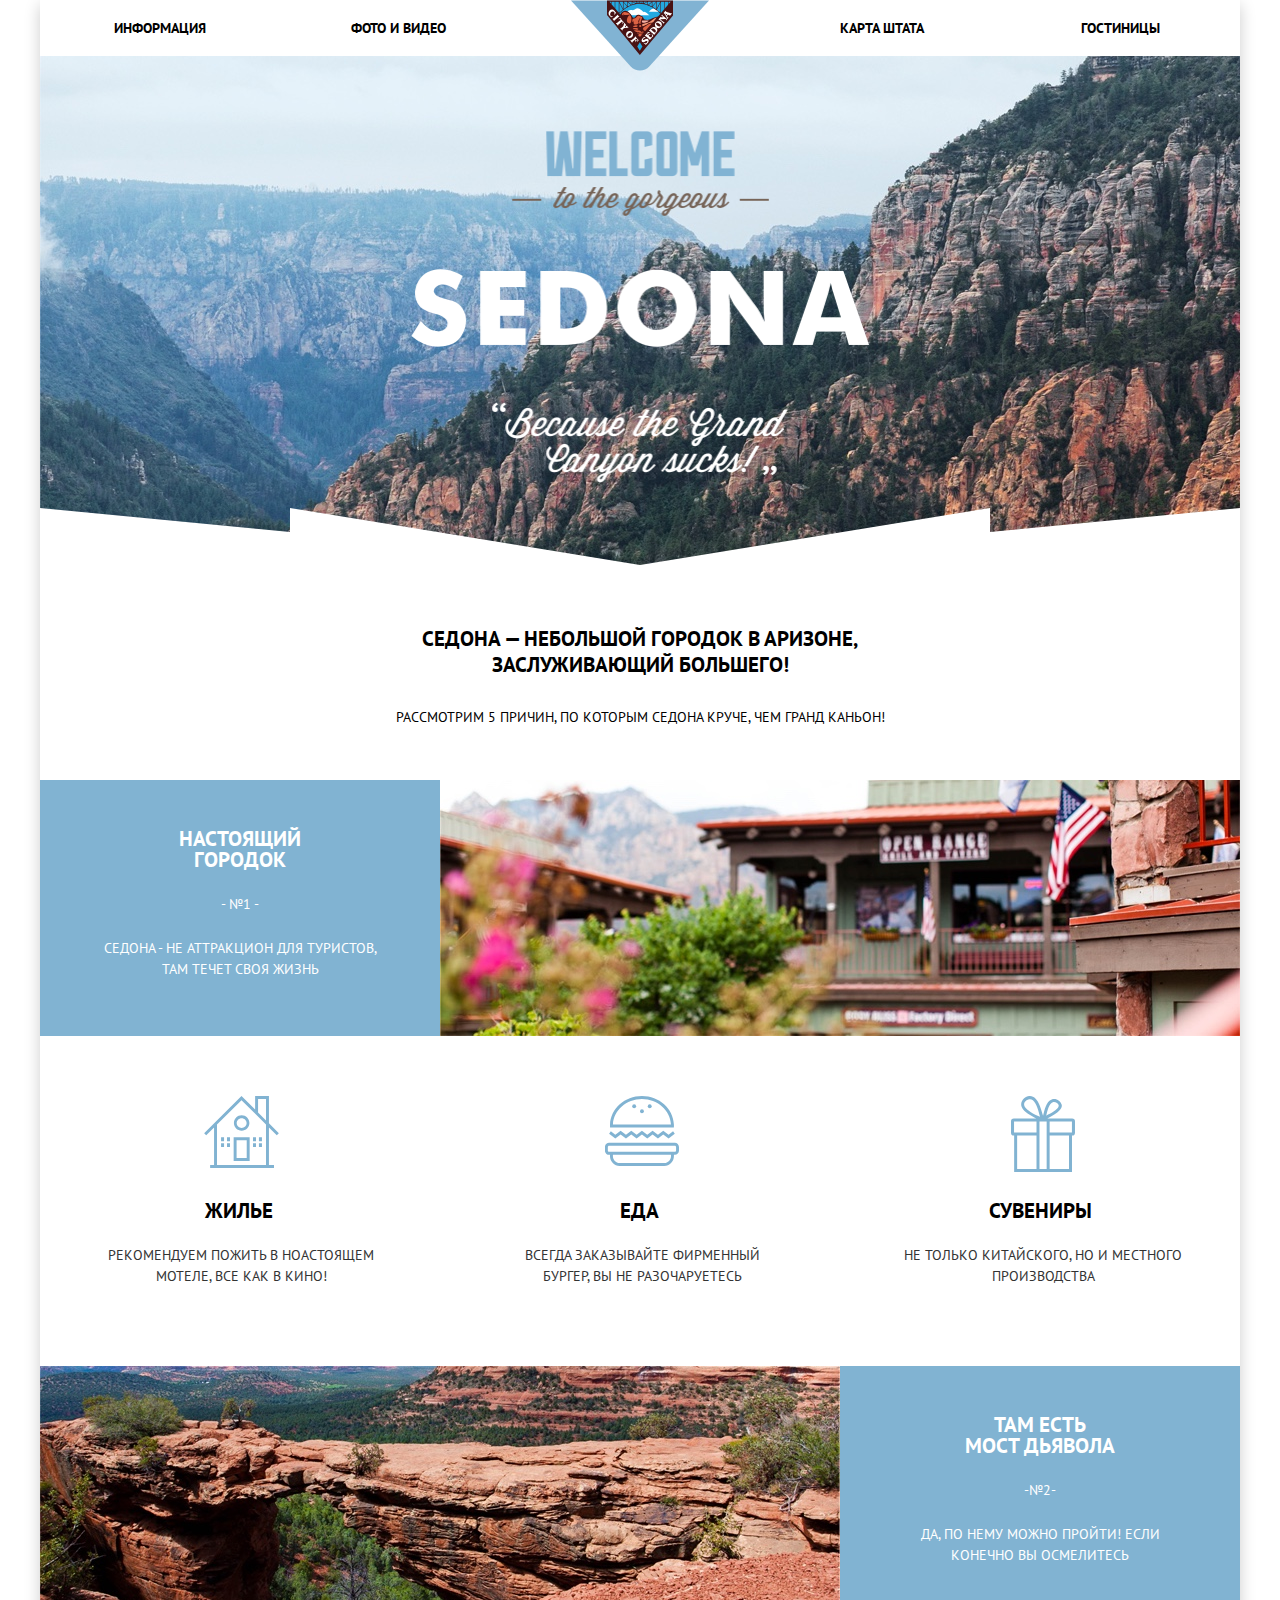
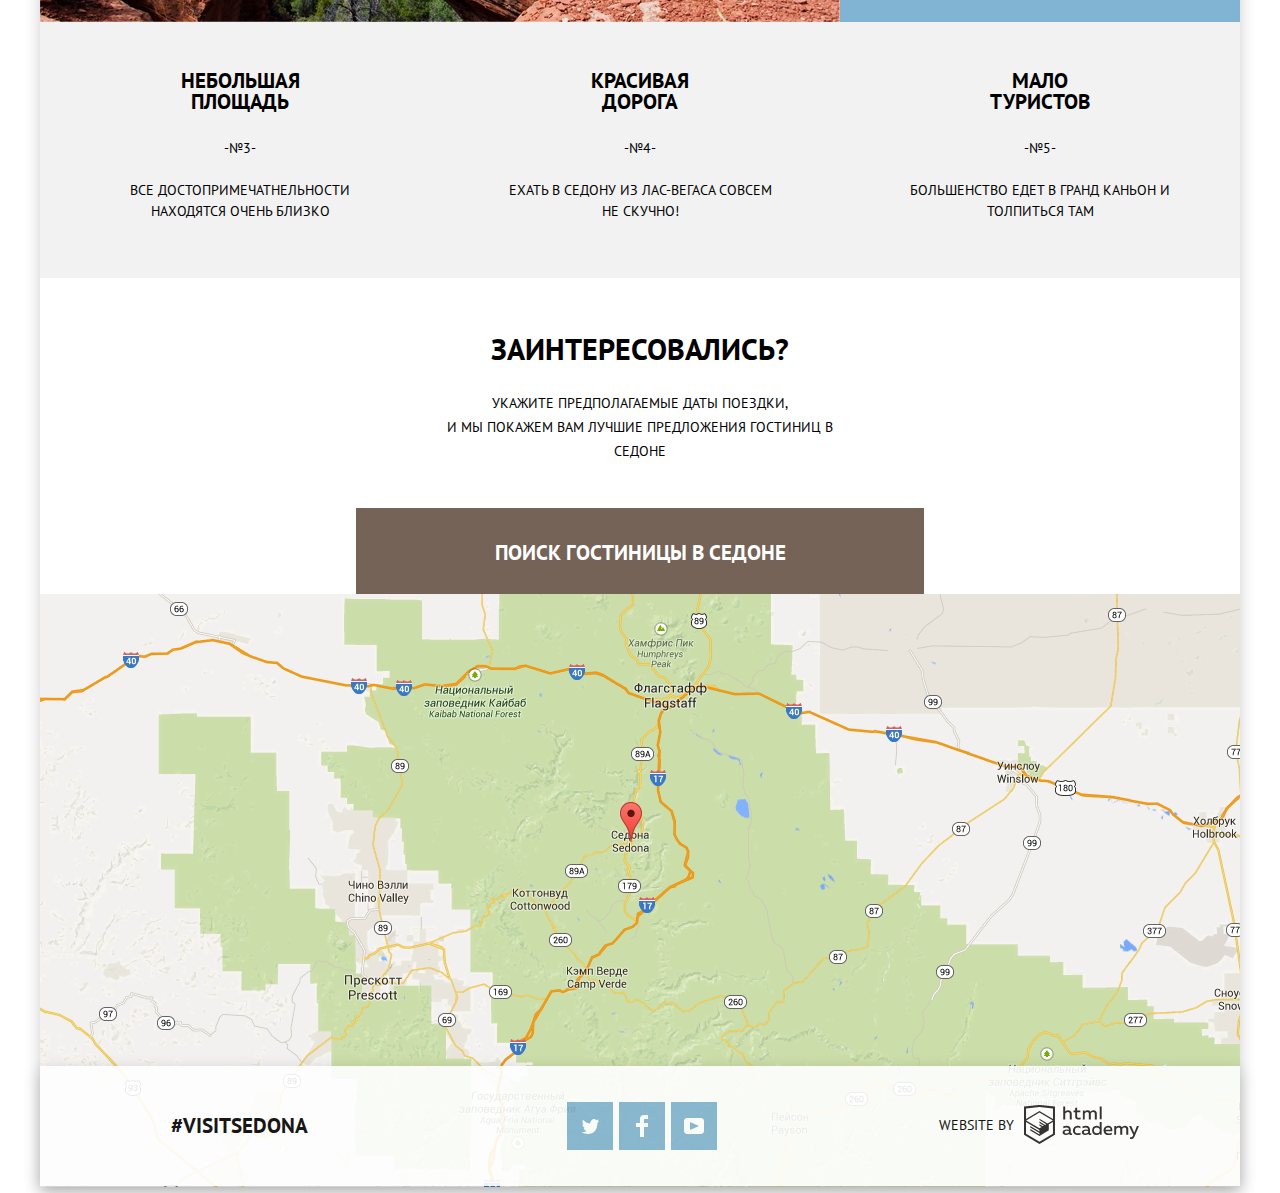
<file: index.html>
<!DOCTYPE html>
<html lang="ru">
  <head>
    <meta charset="utf-8">
    <title>HTML Academy: Седона</title>
    <link rel="stylesheet" href="css/min-normalize.css">
    <link rel="stylesheet" href="css/min-style.css">
    <link href="https://fonts.googleapis.com/css?family=PT+Sans:400,700&display=swap&subset=cyrillic" rel="stylesheet">
  </head>
  <body>
    <div class="container">
      <header class="header">
        <nav class="main-navigation">
          <a class="main-logo" href="index.html"><img src="img/logo/logo-sedona.svg" alt="Логотип Седона" width="138" height="71"></a>
          <ul class="user-navigation">
            <li><a href="#">Информация</a></li>
            <li><a href="#">Фото и видео</a></li>
            <li class="center-logo"></li>
            <li><a href="#">Карта штата</a></li>
            <li><a href="./hotels.html">Гостиницы</a></li>
          </ul>
        </nav>
        <img class="big-logo" src="img/logo/welcome.png" alt="Седона"  width="458" height="352">
      </header>
    <main>  
      <div class="main-info">
        <h1 class="visually-hidden">Добро пожаловать в Седону</h1>
        <p class="slogan">Седона — небольшой городок в Аризоне, заслуживающий большего!</p>
        <section class="advantages">
          <h2 class="visually-hidden">Преимущества</h2>
          <p>Рассмотрим 5 причин, по которым Седона круче, чем Гранд Каньон!</p>
          <ul class="advantages-list">
            <li class="advantages-item">
              <div class="advantages-item-wide">
                <div class="advantages-item-wide-title">
                  <h3>Настоящий городок</h3>
                  <p>- №1 -</p>
                  <p>Седона - не аттракцион для туристов, там течет своя жизнь</p>
                </div>
                <img src="img/backgrounds/real_city.jpg" alt="Реальное фото города"  width="800" height="256">
              </div>
              <section>
                <ul class="advantages-city">
                  <li class="advantage advantages-housing">
                    <h3>Жилье</h3>
                    <p>Рекомендуем пожить в ноастоящем мотеле, все как в кино!</p>
                  </li>
                  <li class="advantage advantages-food">
                    <h3>Еда</h3>
                    <p>Всегда заказывайте фирменный бургер, вы не разочаруетесь</p>
                  </li>
                  <li class="advantage advantages-souvenirs">
                    <h3>Сувениры</h3>
                    <p>Не только китайского, но и местного производства</p>
                  </li>
                </ul>
              </section>
            </li>
            <li class="advantages-item">
              <div class="advantages-item-wide devil-bridge">
                <img src="img/backgrounds/devil_bridge.jpg" alt="Фото моста 'Дьявола'"  width="800" height="256">
                <div class="advantages-item-wide-title">
                  <h3>Там есть <br> мост дьявола</h3>
                  <p>-№2-</p>
                  <p>Да, по нему можно пройти! Если конечно вы осмелитесь</p>
                </div>
              </div>
            </li>
            <li class="advantages-item advantages-item-other">
              <h3>Небольшая площадь</h3>
              <p>-№3-</p>
              <p>Все достопримечатнельности находятся очень близко</p>
            </li>
            <li class="advantages-item advantages-item-other">
              <h3>Красивая дорога</h3>
              <p>-№4-</p>
              <p>Ехать в Седону из Лас-Вегаса совсем не скучно!</p>
            </li>
            <li class="advantages-item advantages-item-other"> 
              <h3>Мало туристов</h3>
              <p>-№5-</p>
              <p>Большенство едет в гранд каньон и толпиться там</p>
            </li>
          </ul>
        </section>
        <section class="start-search">
          <h2 class="visually-hidden">Бронирование гостиниц в Седоне</h2>
          <span>Заинтересовались?</span>
          <p>Укажите предполагаемые даты поездки,<br> и мы покажем вам лучшие предложения гостиниц в Седоне</p>
          <button class="start-search-btn">Поиск гостиницы в Седоне</button>
          <section class="popup-none">
            <form action="#" method="POST">
              <div class="date-select"> 
                <label for="check-in-date">Дата заезда: <input class="date" type="text" name="check-in" placeholder="24 апреля 2017" id="check-in-date"></label>
                <button class="calendar" aria-label="Выбрать дату в календаре"></button>
              </div>  
              <div class="date-select">   
                <label for="check-out-date">Дата выезда:<input class="date"  type="text" name="check-out" placeholder="4 июля 2017" id="check-out-date"></label>
                <button class="calendar" aria-label="Выбрать дату в календаре"></button>
              </div>  
              <div class="people">
                <div class="number-wrapper">
                  <label class="number-wrapper-adult" for="amount-of-people">Взрослые:</label>
                  <button class="small-btn" type="button" aria-label="Убрать одного взрослого">-</button>
                  <input type="text" name="adult" placeholder="2" id="amount-of-people">
                  <button class="small-btn" type="button" aria-label="Добавить одного взрослого">+</button>
                </div>
                <div class="number-wrapper"> 
                  <label class="number-wrapper-children" for="amount-of-children">Дети:</label>
                  <button class="small-btn" type="button" aria-label="Убрать одного ребенка">-</button>
                  <input type="text" name="children" placeholder="0" id="amount-of-children">
                  <button class="small-btn" type="button" aria-label="Добавить одного ребенка">+</button>
                </div>  
              </div>
              <button class="btn-search" type="submit">Найти</button>
            </form>
           </section>  
        </section>
        <section class="map">
          <iframe src="https://www.google.com/maps/embed?pb=!1m18!1m12!1m3!1d1676290.8861645097!2d-112.91597344406016!3d34.85608568531064!2m3!1f0!2f0!3f0!3m2!1i1024!2i768!4f13.1!3m3!1m2!1s0x872da132f942b00d%3A0x5548c523fa6c8efd!2z0KHQtdC00L7QvdCwLCDQkNGA0LjQt9C-0L3QsCA4NjMzNiwg0KHQqNCQ!5e0!3m2!1sru!2sru!4v1567954149684!5m2!1sru!2sru" width="1200" height="593" style="border:0;" allowfullscreen=""></iframe>
        </section>
      </div>
    </main>
    <footer>
      <div class="container main-footer main-footer-index">
        <p class="visit-sedona">#visitsedona</p>
        <ul class="social-block">
          <li><a class="social social-tw" href="#"><span class="visually-hidden">Твиттер</span></a></li>
          <li><a class="social social-fb" href="#"><span class="visually-hidden">Фейсбук</span></a></li>
          <li><a class="social social-yt" href="#"><span class="visually-hidden">Ютюб</span></a></li>
        </ul>
        <div class="copyright">
          <span>website by</span>
          <a href="https://htmlacademy.ru/intensive/htmlcss"></a>
        </div>
      </div>
    </footer>
    </div>
    <script src="./js/min-script.js"></script>
  </body>
</html>
</file>
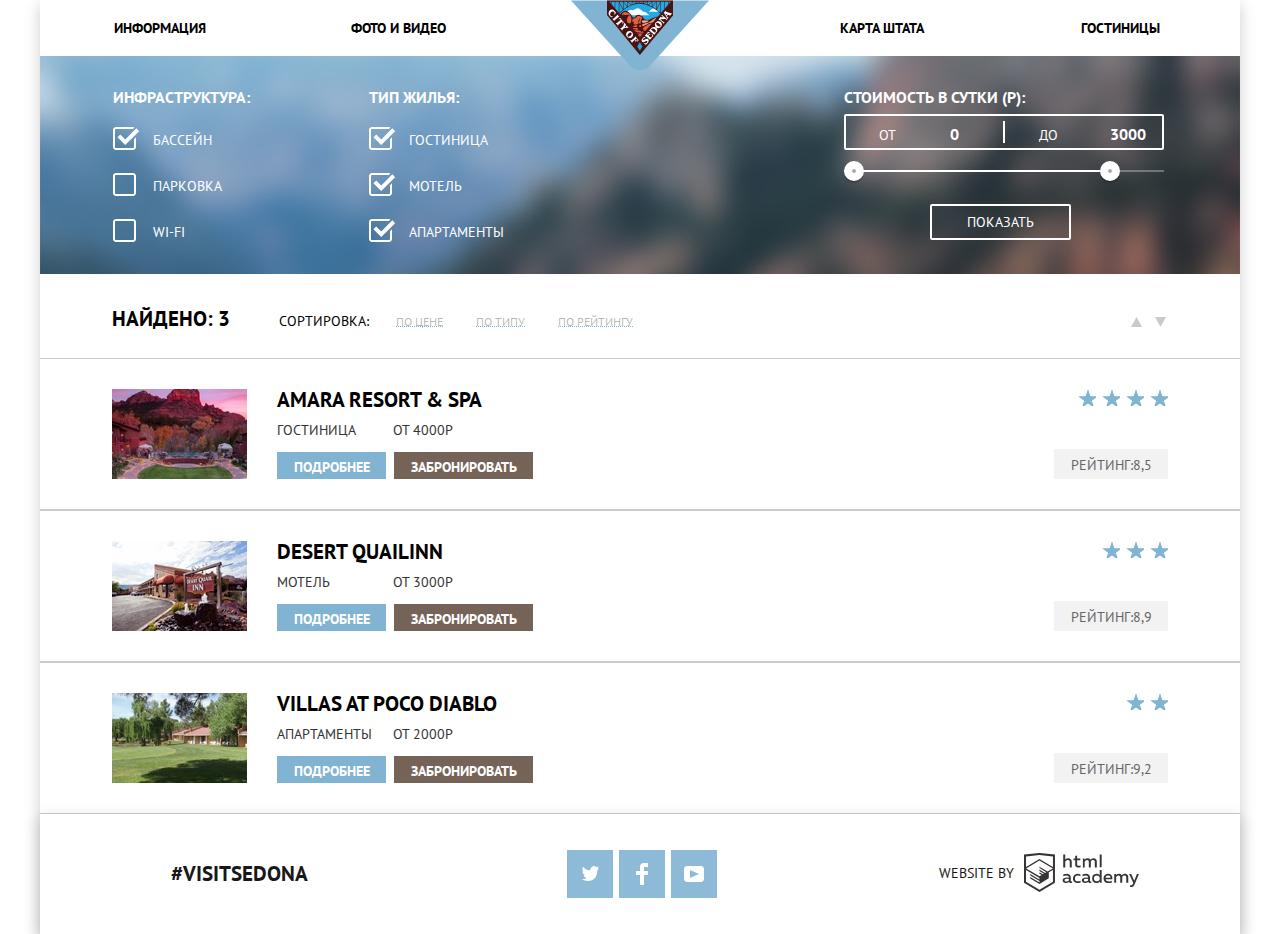
<file: hotels.html>
<!DOCTYPE html>
<html lang="ru">
  <head>
    <meta charset="utf-8">
    <title>HTML Academy: Седона</title>
    <link rel="stylesheet" href="css/min-normalize.css">
    <link rel="stylesheet" href="css/min-style.css">
    <link href="https://fonts.googleapis.com/css?family=PT+Sans:400,700&display=swap&subset=cyrillic" rel="stylesheet">
  </head>
    <body>
      <div class="container">
      <header>
        <nav class="main-navigation">
          <a class="main-logo" href="index.html"><img src="img/logo/logo-sedona.svg" alt="Логотип Седона" width="138" height="71"></a>
          <ul class="user-navigation">
            <li><a href="#">Информация</a></li>
            <li><a href="#">Фото и видео</a></li>
            <li class="center-logo"></li>
            <li><a href="#">Карта штата</a></li>
            <li><a href="./hotels.html">Гостиницы</a></li>
          </ul>
        </nav>
      </header>
      <main>
        <h1 class="visually-hidden">Бронирование гостиницы</h1>
        <form class="hotels-form" action="#" method="POST">
          <h2 class="visually-hidden">Фильтр результатов поиска</h2>
          <fieldset>
            <legend>
              Инфраструктура:
            </legend>
            <ul class="form-list">
              <li>
                <input class="visually-hidden" type="checkbox" name="pool" id="pool-box" checked> 
                <label for="pool-box">Бассейн</label> 
              </li>
              <li>
                <input class="visually-hidden" type="checkbox" name="parking" id="parking-box"> 
                <label for="parking-box">Парковка</label> 
              </li>
              <li>
                <input class="visually-hidden" type="checkbox" name="wi-fi" id="wi-fi-box"> 
                <label for="wi-fi-box">WI-FI</label>
              </li>
            </ul>
          </fieldset>
          <fieldset>
            <legend>
              Тип жилья:
            </legend>
            <ul class="form-list">
              <li>
                <input class="visually-hidden" type="checkbox" name="hotel" id="hotel-box" checked> 
                <label for="hotel-box">Гостиница</label> 
              </li>
              <li>
                <input class="visually-hidden" type="checkbox" name="motel" id="motel-box" checked> 
                <label for="motel-box">Мотель</label> 
              </li>
              <li>
                <input class="visually-hidden" type="checkbox" name="apart" id="apart-box" checked> 
                <label for="apart-box">Апартаменты</label>
              </li>
            </ul>
          </fieldset>
          <div class="price-area">
            <fieldset>
              <legend class="filter-range-title">
                Стоимость в сутки (Р):
              </legend>
              <div class="price-controls">
              <label class="min-price" for="min">от</label>
                <input type="text" name="min-price" id="min" value="0">
                <label class="max-price" for="max">до</label>
                <input type="text" name="max-price" id="max" value="3000">
              </div>
              <div class="range-controls">
                <div class="scale">
                  <div class="bar"></div>
                </div>
                <div class="range-toggle range-toggle-min"></div>
                <div class="range-toggle range-toggle-max"></div>
              </div>  
              <button class="hotels-form-btn" type="submit">Показать</button>
            </fieldset>
          </div>
        </form>
        <section class="result-area">
          <div class="result-header">
            <h2>Найдено: 3</h2>
            <p>Сортировка:</p> 
            <ul class="sort">
              <li><button>По цене</button></li>
              <li><button>По типу</button> </li>
              <li><button>По рейтингу</button></li>
            </ul>
            <ul class="min-max">
              <li><button class="button-up" aria-label="По возрастанию"></button></li>
              <li><button class="button-down" aria-label="По убыванию"></button></li>
             </ul>
           </div>
           <ul class="results">
              <li class="hotel-cart">
                <img src="img/hotels/Amara.jpg" alt="изображение отеля 'Amara resort & spa'" width="135" height="90">
                <div class="hotel-info">
                  <h3 class="hotel-title"><a href="#">Amara resort & spa</a></h3>
                  <div class="hotel-info-block">
                    <p>гостиница</p>
                    <p>от 4000р</p> 
                  </div>  
                  <a class="hotel-btn hotel-btn-info" href="#">подробнее</a>
                  <a class="hotel-btn hotel-btn-book" href="#">забронировать</a>
                </div>
                <div class="hotel-rating">
                  <ul class="stars" aria-label="Рейтинг 4 звезды">
                    <li></li>
                    <li></li>
                    <li></li>
                    <li></li>
                  </ul>
                  <a class="hotel-btn hotel-btn-rating" href="">Рейтинг:8,5</a>
                </div>
              </li>
              <li class="hotel-cart">
                <img src="img/hotels/Desert.jpg" alt="изображение отеля 'Desert quail inn'" width="135" height="90">
                <div class="hotel-info">
                  <h3 class="hotel-title"><a href="#">Desert quailinn</a></h3>
                  <div class="hotel-info-block">
                    <p>мотель</p>
                    <p>от 3000р</p>
                  </div>
                  <a class="hotel-btn hotel-btn-info" href="#">подробнее</a>
                  <a class="hotel-btn hotel-btn-book" href="#">забронировать</a>
                </div>
                <div class="hotel-rating">
                  <ul class="stars" aria-label="Рейтинг 3 звезды">
                    <li></li>
                    <li></li>
                    <li></li>
                  </ul>
                  <a class="hotel-btn hotel-btn-rating" href="">Рейтинг:8,9</a>
                </div>
              </li>
              <li class="hotel-cart">
                <img src="img/hotels/Villas.jpg" alt="изображение апартаментов 'Villas at poco diablo'" width="135" height="90">
                <div class="hotel-info">
                  <h3 class="hotel-title"><a href="#">Villas at poco diablo</a></h3>
                  <div class="hotel-info-block">
                    <p>апартаменты</p>
                    <p>от 2000р</p>
                  </div> 
                  <a class="hotel-btn hotel-btn-info" href="#">подробнее</a>
                  <a class="hotel-btn hotel-btn-book" href="#">забронировать</a>
                </div>
                <div class="hotel-rating">
                  <ul class="stars" aria-label="Рейтинг 2 звезды">
                    <li></li>
                    <li></li>
                  </ul>
                  <a class="hotel-btn hotel-btn-rating" href="">Рейтинг:9,2</a>
                </div>
              </li>
              
           </ul>
        </section>
      </main>
    <footer>
      <div class="container main-footer">
        <p class="visit-sedona">#visitsedona</p>
        <ul class="social-block">
          <li><a class="social social-tw" href="#"><span class="visually-hidden">Твиттер</span></a></li>
          <li><a class="social social-fb" href="#"><span class="visually-hidden">Фейсбук</span></a></li>
          <li><a class="social social-yt" href="#"><span class="visually-hidden">Ютюб</span></a></li>
        </ul>
        <div class="copyright">
          <span>website by</span>
          <a href="https://htmlacademy.ru/intensive/htmlcss"></a>
        </div>
      </div>
    </footer>
    </div>
  </body>
</html>
</file>
<file: css/min-style.css>
body{margin:0;padding:0;font-family:'PT Sans',Arial,sans-serif;font-size:14px;line-height:21px;color:#000;text-transform:uppercase;position:relative;z-index:1}a{text-decoration:none}.visually-hidden{position:absolute;width:1px;height:1px;margin:-1px;border:0;padding:0;clip:rect(0 0 0 0);overflow:hidden}.header{background-color:#006400;background-image:url(../img/backgrounds/polygon.png),url(../img/backgrounds/background_photo.jpg);background-position:bottom center,top center;background-repeat:no-repeat;background-size:100%,cover;padding-bottom:82px;width:1200px;display:-webkit-box;display:-ms-flexbox;display:flex;-webkit-box-orient:vertical;-webkit-box-direction:normal;-ms-flex-direction:column;flex-direction:column;-webkit-box-align:center;-ms-flex-align:center;align-items:center;margin-bottom:40px}.main-navigation{position:relative;line-height:26px;font-weight:700;display:-webkit-box;display:-ms-flexbox;display:flex;-webkit-box-pack:center;-ms-flex-pack:center;justify-content:center}.stars,.form-list,.advantages-city,.sort,.min-max,.results,.accommodation-sort,.infrastructure-sort,.social-block,.advantages-list,.user-navigation{list-style:none;padding:0;margin:0}.container{width:1200px;margin:0 auto;padding:0;-webkit-box-shadow:0 5px 15px 0 rgba(0,1,1,0.2);box-shadow:0 5px 15px 0 rgba(0,1,1,0.2)}.main-logo{position:absolute;margin-left:-69px;left:50%}.user-navigation a{display:block;width:239px;padding-top:15px;padding-bottom:15px;color:#000;text-align:center;vertical-align:middle}.center-logo{display:block;width:244px}.user-navigation{background-color:#fff}.main-navigation a:hover{color:#81B3D2}.main-navigation a:active{color:#D8D8D8}.main-navigation a:focus{color:#81B3D2}.user-navigation{display:-webkit-box;display:-ms-flexbox;display:flex}.big-logo{padding-top:75px}.slogan{width:470px;text-align:center;font-size:21px;font-weight:700;line-height:26px;margin-bottom:15px}.main-info{display:-webkit-box;display:-ms-flexbox;display:flex;-webkit-box-orient:vertical;-webkit-box-direction:normal;-ms-flex-direction:column;flex-direction:column;-webkit-box-align:center;-ms-flex-align:center;align-items:center;width:1200px}.advantages > p{margin-bottom:52px}.advantages{display:-webkit-box;display:-ms-flexbox;display:flex;-webkit-box-orient:vertical;-webkit-box-direction:normal;-ms-flex-direction:column;flex-direction:column;-webkit-box-align:center;-ms-flex-align:center;align-items:center;width:1200px}.advantages-city,.advantages-item{background-color:#f2f2f2}.advantages-list{display:-webkit-box;display:-ms-flexbox;display:flex;-webkit-box-orient:horizontal;-webkit-box-direction:normal;-ms-flex-direction:row;flex-direction:row;-ms-flex-wrap:wrap;flex-wrap:wrap;justify-items:auto}.advantages-list h3{width:215px;font-size:21px;font-weight:700;margin-left:32px;margin-bottom:24px}.advantages-item-wide{background-color:#81b3d2;color:#fff;display:-webkit-box;display:-ms-flexbox;display:flex}.advantages-item-wide p{margin-bottom:23px}.advantages-item-wide-title{vertical-align:middle;text-align:center;width:280px;padding:27px 60px 33px}.advantages-city{color:#000;display:-webkit-box;display:-ms-flexbox;display:flex;-webkit-box-pack:justify;-ms-flex-pack:justify;justify-content:space-between;background-color:#fff;padding-left:59px;padding-right:55px}.advantages-city li{width:284px;text-align:center;font-size:14px;line-height:21px;padding-top:143px;padding-bottom:65px}.advantage{background-repeat:no-repeat;background-position:center 60px}.advantages-city p{color:#333}.advantages-housing{background-image:url(../img/icons/icon-1.svg)}.advantages-food{background-image:url(../img/icons/icon-3.svg)}.advantages-souvenirs{background-image:url(../img/icons/icon-2.svg)}.advantages-item-other{padding-top:48px;padding-bottom:42px;display:block;text-align:center;width:400px}.advantages-item-other p{display:block;padding-left:60px;padding-right:60px;margin-top:21px}.advantages-item-other h3{display:inline-block;vertical-align:top;width:150px;margin:0;margin-bottom:5px}.start-search{position:relative;display:-webkit-box;display:-ms-flexbox;display:flex;-webkit-box-orient:vertical;-webkit-box-direction:normal;-ms-flex-direction:column;flex-direction:column;-webkit-box-align:center;-ms-flex-align:center;align-items:center;padding-top:53px;text-align:center;z-index:9}.start-search p{line-height:24px;padding-bottom:31px;width:440px}.start-search span{font-size:30px;font-weight:700;line-height:36px;margin-bottom:10px}.start-search-btn{position:relative;width:568px;background-color:#766357;color:#fff;font-size:21px;font-weight:700;line-height:26px;text-align:center;padding-top:32px;padding-bottom:28px;text-transform:uppercase;border:none}.start-search-btn:focus,.start-search-btn:hover{background-color:#604e43}.start-search-btn:active{background-color:#503e33;color:rgba(255,255,255,0.3)}.map{width:100%;height:593px;background-image:url(../img/backgrounds/map.png)}.main-footer{display:-webkit-box;display:-ms-flexbox;display:flex;background-color:#fff;opacity:.9}.main-footer-index{margin-top:-121px}.visit-sedona{margin:49px -3px 0 131px;font-size:21px;font-weight:700}.social-block{display:-webkit-box;display:-ms-flexbox;display:flex;-ms-flex-item-align:center;align-self:center;margin:36px 0 36px 256px}.social{display:block;width:46px;height:48px;background-color:#81b3d2;margin-left:6px;background-repeat:no-repeat;background-position:center}.social:hover{background-color:#669EC0}.social:active{background-color:#5496BD}.social-tw{background-image:url(../img/icons/twitter.svg)}.social-fb:active{background-image:url(../img/icons/fb-icon-active.svg)}.social-tw:active{background-image:url(../img/icons/twitter-active.svg)}.social-yt:active{background-image:url(../img/icons/youtube-active.svg)}.social-fb{background-image:url(../img/icons/fb-icon.svg)}.social-yt{background-image:url(../img/icons/youtube.svg)}.copyright{display:-webkit-box;display:-ms-flexbox;display:flex;margin:39px 101px 40px auto}.copyright span{margin:10px 10px 0 0}.copyright a{background-image:url(../img/logo/logo-htmlacademy.svg);background-repeat:no-repeat;width:115px;height:41px}.copyright a:hover{background-image:url(../img/logo/logo-htmlacademy-hover.png)}.copyright a:active{background-image:url(../img/logo/logo-htmlacademy-active.png)}.hotels-form{background-color:#3E4C50;background-image:url(../img/backgrounds/filter_background.jpg);background-repeat:no-repeat;background-size:1200px;color:#fff;display:-webkit-box;display:-ms-flexbox;display:flex;padding:31px 74px 0 71px}.form-list{font-size:14px;margin-top:22px}.form-list li{margin-bottom:25px}.form-list label{position:relative;padding-left:40px;cursor:pointer}.form-list label::before{content:'';position:absolute;width:27px;height:23px;background-image:url(../img/icons/checkbox-off.svg);background-repeat:no-repeat;left:0;top:-4px}.form-list input[type='checkbox']:checked + label::before{content:'';position:absolute;width:27px;height:23px;background-image:url(../img/icons/checkbox-on.svg);background-repeat:no-repeat;left:0;top:-4px}.filter-range-title{margin-bottom:6px}.price-controls{position:relative;height:32px;margin-bottom:20px;border:2px solid #fff;border-radius:2px}.price-controls::after{content:"";position:absolute;top:50%;left:50%;width:2px;height:22px;background:#fff;-webkit-transform:translate(-50%,-50%);-ms-transform:translate(-50%,-50%);transform:translate(-50%,-50%)}.price-controls label{display:inline-block;font-size:14px;line-height:38px;vertical-align:top;cursor:pointer;font-size:0}.price-controls .min-price,.price-controls .max-price{width:35px;padding-right:30px;padding-left:33px}.price-controls input{width:50px;padding-top:8px;color:inherit;font:inherit;background:none;border:none}.range-controls{position:relative;margin-bottom:32px}.range-controls .scale{height:2px;background:rgba(255,255,255,0.3)}.range-controls .bar{width:80%;height:2px;background:#fff}.range-toggle{position:absolute;width:4px;height:4px;background:#ababab;border:8px solid #fff;border-radius:50%;-webkit-box-shadow:0 2px 1px 0 rgba(0,1,1,0.2);box-shadow:0 2px 1px 0 rgba(0,1,1,0.2);cursor:pointer;top:-9px}.range-toggle:hover{background:#1c4f80}.range-toggle-min{left:0}.range-toggle-max{left:80%}.hotels-form fieldset{color:#fff;font-size:16px;font-weight:700;border:none;padding:0;margin-right:117px}.price-area{margin-right:-115px;margin-left:auto}.hotels-form label{font-weight:400;font-size:14px}.hotels-form-btn{display:block;padding:6px 35px;font-size:14px;line-height:20px;color:#fff;text-transform:uppercase;background:transparent;border:2px solid #fff;border-radius:2px;cursor:pointer;margin-left:86px;margin-bottom:34px}.hotels-form-btn:hover{color:#000;background:#fff}.result-header{display:-webkit-box;display:-ms-flexbox;display:flex;margin:17px 73px 11px 72px;-webkit-box-align:baseline;-ms-flex-align:baseline;align-items:baseline}.result-header h2{margin-right:49px}.min-max{display:-webkit-box;display:-ms-flexbox;display:flex;margin-left:auto}.min-max button{width:11px;height:10px;border:none;background-color:transparent;background-repeat:no-repeat}.button-up{margin-right:12px;background-image:url(../img/icons/icon-up-dir.svg)}.button-up:hover{margin-right:12px;background-image:url(../img/icons/icon-up-dir-hover.svg)}.button-up:active{margin-right:12px;background-image:url(../img/icons/icon-up-dir-active.svg)}.button-down{background-image:url(../img/icons/icon-down-dir.svg)}.button-down:hover{background-image:url(../img/icons/icon-down-dir-hover.svg)}.button-down:active{background-image:url(../img/icons/icon-down-dir-active.svg)}.sort{margin-left:27px;display:-webkit-box;display:-ms-flexbox;display:flex;-webkit-box-align:baseline;-ms-flex-align:baseline;align-items:baseline}.sort li{margin-right:33px}.hotel-cart{display:-webkit-box;display:-ms-flexbox;display:flex;padding:30px 72px;border-top:1px rgba(0,1,1,0.2) solid;border-bottom:1px rgba(0,1,1,0.2) solid}.hotel-btn{font-weight:700;color:#fff;line-height:21px;padding:6px 16px 3px 17px}.hotel-btn-book{background-color:#766357}.hotel-btn-book:focus,.hotel-btn-book:hover{background-color:#604e43}.hotel-btn-book:active{background-color:#503e33;color:rgba(255,255,255,0.3)}.hotel-btn-info{margin-right:4px;background-color:#81B3D2}.hotel-btn-info:focus,.hotel-btn-info:hover{background-color:#669ec0}.hotel-btn-info:active{background-color:#5496bd;color:rgba(255,255,255,0.3)}.hotel-title a{color:#000;font-size:21px;font-weight:700}.hotel-title a:focus,.hotel-title a:hover{color:#81b3d2}.hotel-title a:active{color:rgba(0,0,0,0.3)}.hotel-info-block{display:-webkit-box;display:-ms-flexbox;display:flex;width:176px;-webkit-box-pack:justify;-ms-flex-pack:justify;justify-content:space-between}.hotel-btn-rating{font-weight:400;background-color:#F2F2F2;color:#666;margin-top:auto;display:block}.result-area h2{font-size:21px;font-weight:700}.sort button{font-size:12px;line-height:9px;padding:0;padding-top:1px;border:none;background-color:transparent;text-transform:uppercase;color:rgba(0,0,0,0.3);border-bottom:1px #81b3d2 dotted}.sort button:active{color:#000;border:none}.sort button:hover,.sort button:focus{color:#81b3d2}.results p{color:#333;margin-top:8px;margin-bottom:16px}.stars{display:-webkit-box;display:-ms-flexbox;display:flex;margin-left:auto}.hotel-info{margin-left:30px}.hotel-info h3{margin:0}.hotel-rating{margin-left:auto;display:-webkit-box;display:-ms-flexbox;display:flex;-webkit-box-orient:vertical;-webkit-box-direction:normal;-ms-flex-direction:column;flex-direction:column}.stars li{display:block;width:18px;height:17px;background-image:url(../img/icons/star.svg);background-size:20px;background-repeat:no-repeat;margin-left:6px}@-webkit-keyframes bounce{0%{-webkit-transform:translateY(-300px);transform:translateY(-300px)}100%{-webkit-transform:translateY(0);transform:translateY(0)}}@keyframes bounce{0%{-webkit-transform:translateY(-300px);transform:translateY(-300px)}100%{-webkit-transform:translateY(0);transform:translateY(0)}}.popup-none{display:none}.popup{display:block;background-color:#fff;position:absolute;top:291px;width:475px;z-index:0;-webkit-box-shadow:0 7px 15px 0 rgba(0,1,1,0.15);box-shadow:0 7px 15px 0 rgba(0,1,1,0.15);line-height:26px;font-weight:700;-webkit-animation:bounce .6s;animation:bounce .6s;padding:54px 47px 55px 46px}.popup .date{color:#000;text-transform:uppercase;opacity:1;font-weight:700}.popup input,.small-btn{background-color:#f2f2f2;border:none}.date{padding-top:13px;padding-left:13px;padding-bottom:9px;margin-left:16px;width:331px;margin-bottom:30px}.date-select{position:relative;display:-webkit-box;display:-ms-flexbox;display:flex;-webkit-box-pack:end;-ms-flex-pack:end;justify-content:flex-end;-webkit-box-orient:vertical;-webkit-box-direction:normal;-ms-flex-direction:column;flex-direction:column}.date-select input:hover{background-color:#ebebeb}.date-select input:focus{background-color:#fff;border:solid 2px #e5e5e5}.calendar{border:none;background:transparent;position:absolute;width:22px;height:22px;background-image:url(../img/icons/calendar.svg);cursor:pointer;top:9px;right:16px}.calendar:hover{background-image:url(../img/icons/calendar-hover.png)}.calendar:active{background-image:url(../img/icons/calendar-active.png)}.people{display:-webkit-box;display:-ms-flexbox;display:flex;-webkit-box-pack:justify;-ms-flex-pack:justify;justify-content:space-between;margin-bottom:54px;padding-left:9px;padding-right:9px}.people input{width:37px;height:36px;margin:0;text-align:center}.number-wrapper{display:-webkit-box;display:-ms-flexbox;display:flex;-webkit-box-align:center;-ms-flex-align:center;align-items:center}.number-wrapper-adult{margin-right:40px}.number-wrapper-children{margin-right:25px}.small-btn{width:38px;height:38px;margin:0;position:relative;font-weight:900;font-size:21px;color:#a9a9a9}.small-btn:hover{color:#000}.small-btn:active{color:#81B3D2}.btn-search{border:none;width:458px;font-size:21px;text-transform:uppercase;color:#fff;text-align:center;background-color:#81b3d2;padding-top:20px;padding-bottom:14px}.btn-search:hover{background-color:#669EC0}.btn-search:active{background-color:#5496BD;color:#D8D8D8}
</file>
